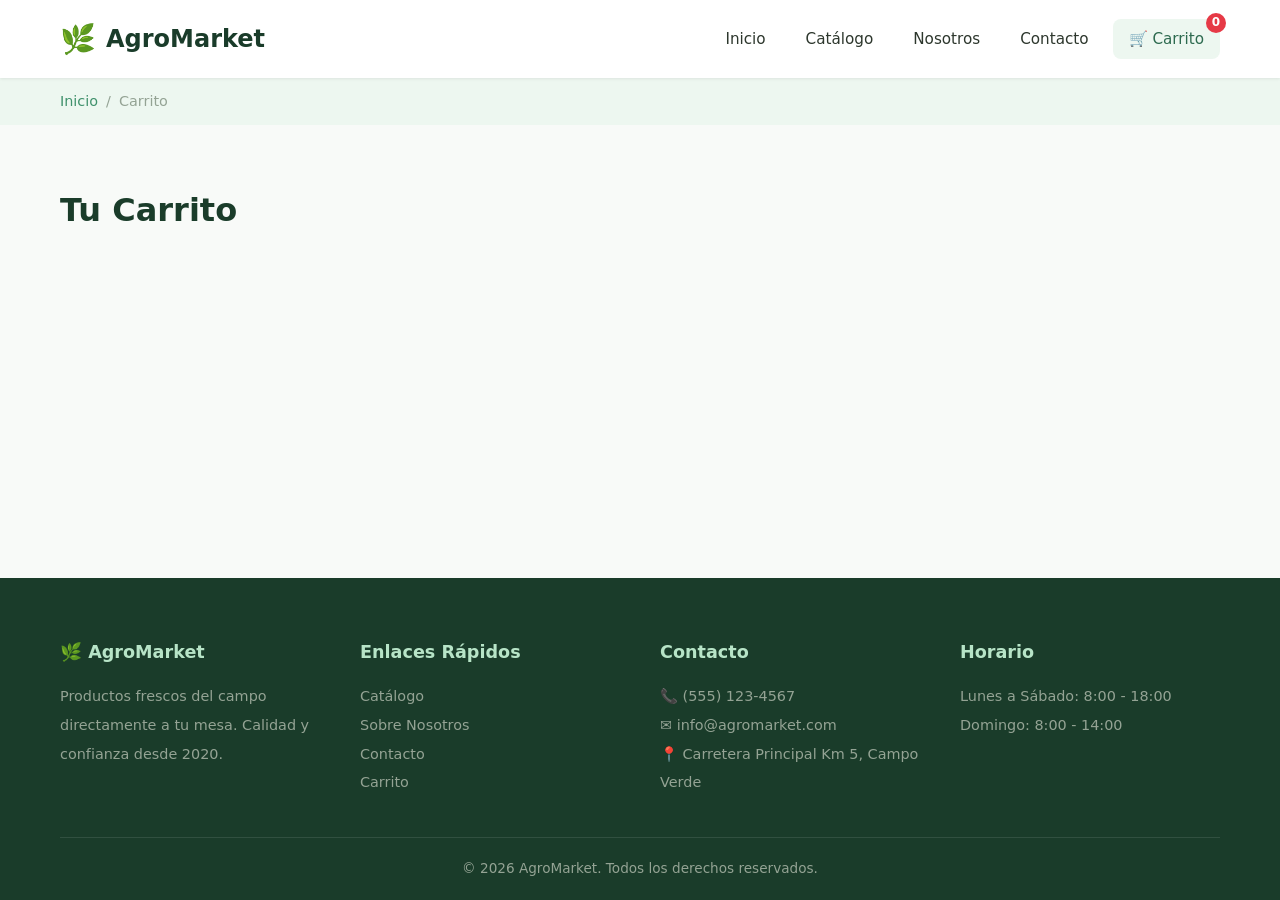
<file: cart.html>
<!DOCTYPE html>
<html lang="es">
<head>
  <meta charset="UTF-8">
  <meta name="viewport" content="width=device-width, initial-scale=1.0">
  <title>Carrito - AgroMarket</title>
  <link rel="stylesheet" href="css/style.css">
</head>
<body>
  <header>
    <div class="container">
      <a href="index.html" class="logo">
        <span class="logo-icon">🌿</span>
        AgroMarket
      </a>
      <button class="hamburger" id="hamburger" aria-label="Menú">☰</button>
      <nav>
        <ul class="nav-links" id="navLinks">
          <li><a href="index.html">Inicio</a></li>
          <li><a href="catalog.html">Catálogo</a></li>
          <li><a href="about.html">Nosotros</a></li>
          <li><a href="contact.html">Contacto</a></li>
          <li>
            <a href="cart.html" class="cart-link active">
              🛒 Carrito
              <span class="cart-badge" id="cartBadge">0</span>
            </a>
          </li>
        </ul>
      </nav>
    </div>
  </header>

  <main>
    <div class="breadcrumb">
      <div class="container">
        <a href="index.html">Inicio</a>
        <span>/</span>
        <span>Carrito</span>
      </div>
    </div>

    <section class="cart-page" id="cartPage">
      <div class="container">
        <h1>Tu Carrito</h1>
        <div id="cartContent"></div>
      </div>
    </section>
  </main>

  <footer>
    <div class="container">
      <div class="footer-grid">
        <div class="footer-col">
          <h4>🌿 AgroMarket</h4>
          <p>Productos frescos del campo directamente a tu mesa. Calidad y confianza desde 2020.</p>
        </div>
        <div class="footer-col">
          <h4>Enlaces Rápidos</h4>
          <a href="catalog.html">Catálogo</a><br>
          <a href="about.html">Sobre Nosotros</a><br>
          <a href="contact.html">Contacto</a><br>
          <a href="cart.html">Carrito</a>
        </div>
        <div class="footer-col">
          <h4>Contacto</h4>
          <p>📞 (555) 123-4567</p>
          <p>✉️ info@agromarket.com</p>
          <p>📍 Carretera Principal Km 5, Campo Verde</p>
        </div>
        <div class="footer-col">
          <h4>Horario</h4>
          <p>Lunes a Sábado: 8:00 - 18:00</p>
          <p>Domingo: 8:00 - 14:00</p>
        </div>
      </div>
      <div class="footer-bottom">
        <p>&copy; 2026 AgroMarket. Todos los derechos reservados.</p>
      </div>
    </div>
  </footer>

  <div class="notification" id="notification"></div>

  <script src="js/products.js"></script>
  <script src="js/cart.js"></script>
  <script src="js/main.js"></script>
</body>
</html>
</file>
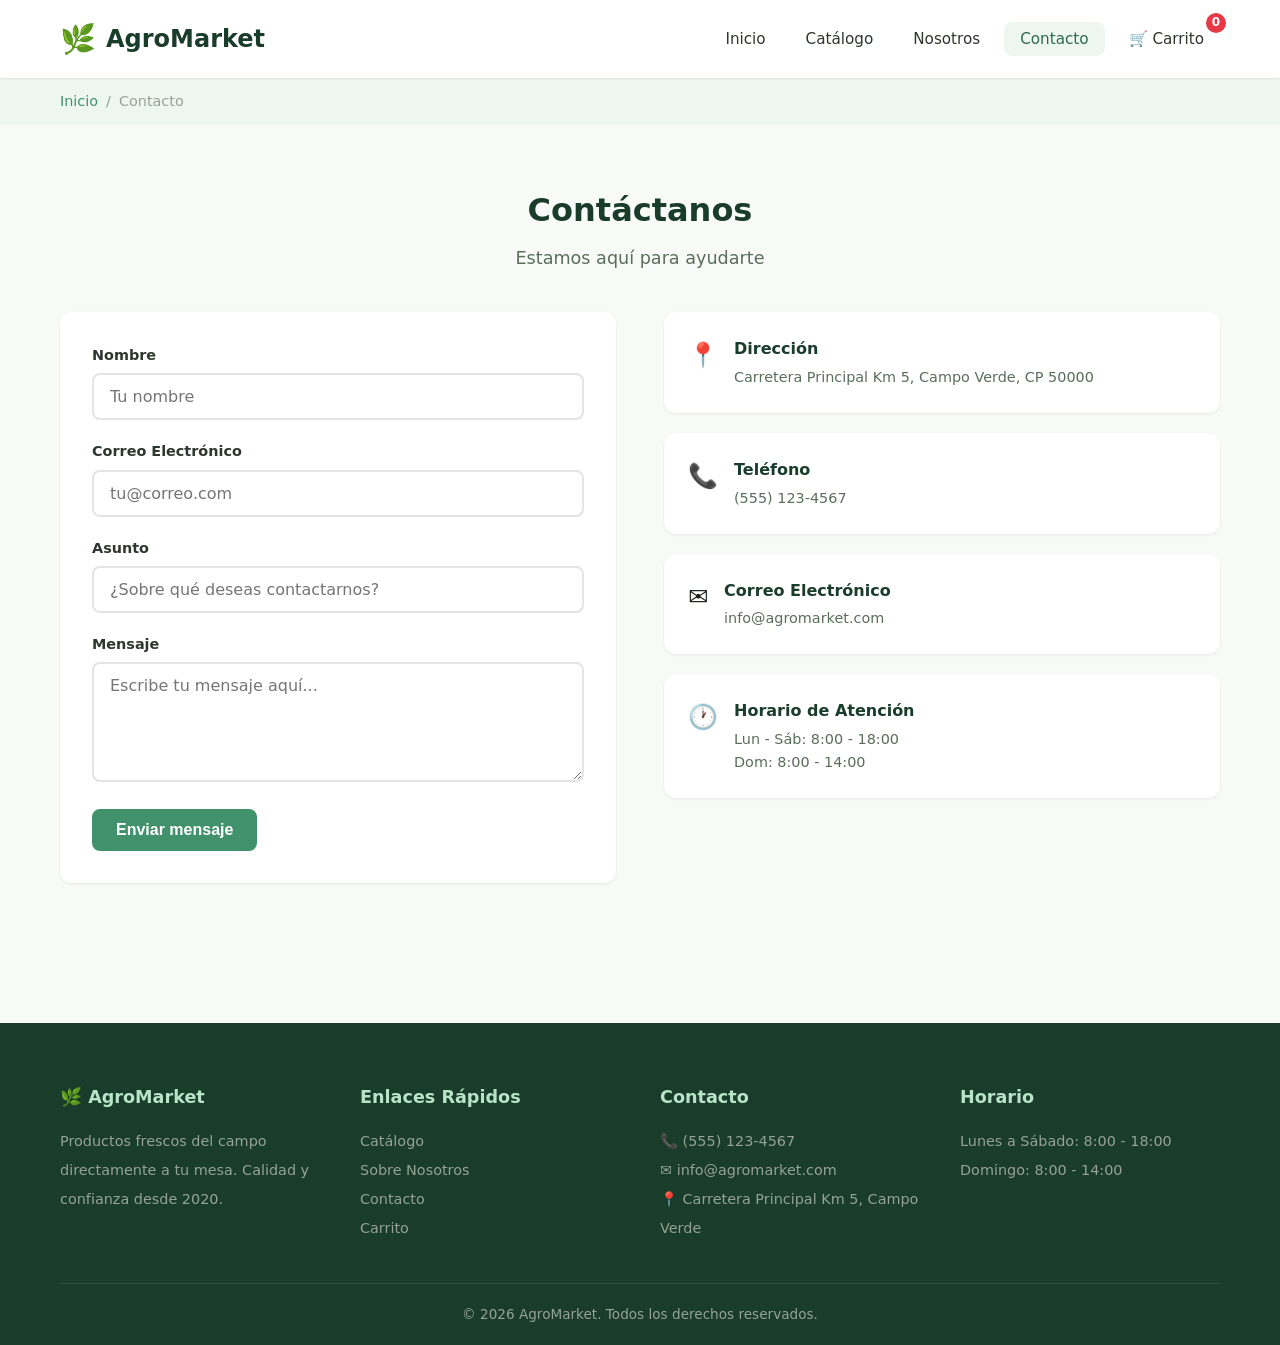
<file: contact.html>
<!DOCTYPE html>
<html lang="es">
<head>
  <meta charset="UTF-8">
  <meta name="viewport" content="width=device-width, initial-scale=1.0">
  <title>Contacto - AgroMarket</title>
  <link rel="stylesheet" href="css/style.css">
</head>
<body>
  <header>
    <div class="container">
      <a href="index.html" class="logo">
        <span class="logo-icon">🌿</span>
        AgroMarket
      </a>
      <button class="hamburger" id="hamburger" aria-label="Menú">☰</button>
      <nav>
        <ul class="nav-links" id="navLinks">
          <li><a href="index.html">Inicio</a></li>
          <li><a href="catalog.html">Catálogo</a></li>
          <li><a href="about.html">Nosotros</a></li>
          <li><a href="contact.html" class="active">Contacto</a></li>
          <li>
            <a href="cart.html" class="cart-link">
              🛒 Carrito
              <span class="cart-badge" id="cartBadge">0</span>
            </a>
          </li>
        </ul>
      </nav>
    </div>
  </header>

  <main>
    <div class="breadcrumb">
      <div class="container">
        <a href="index.html">Inicio</a>
        <span>/</span>
        <span>Contacto</span>
      </div>
    </div>

    <section class="contact-page">
      <div class="container">
        <h1>Contáctanos</h1>
        <p class="section-subtitle">Estamos aquí para ayudarte</p>

        <div class="contact-grid">
          <div class="contact-form">
            <div class="form-group">
              <label for="name">Nombre</label>
              <input type="text" id="name" placeholder="Tu nombre">
            </div>
            <div class="form-group">
              <label for="email">Correo Electrónico</label>
              <input type="email" id="email" placeholder="tu@correo.com">
            </div>
            <div class="form-group">
              <label for="subject">Asunto</label>
              <input type="text" id="subject" placeholder="¿Sobre qué deseas contactarnos?">
            </div>
            <div class="form-group">
              <label for="message">Mensaje</label>
              <textarea id="message" placeholder="Escribe tu mensaje aquí..."></textarea>
            </div>
            <button class="btn btn-primary" id="contactSubmit">Enviar mensaje</button>
          </div>

          <div class="contact-info-cards">
            <div class="contact-info-card">
              <div class="info-icon">📍</div>
              <div>
                <h3>Dirección</h3>
                <p>Carretera Principal Km 5, Campo Verde, CP 50000</p>
              </div>
            </div>
            <div class="contact-info-card">
              <div class="info-icon">📞</div>
              <div>
                <h3>Teléfono</h3>
                <p>(555) 123-4567</p>
              </div>
            </div>
            <div class="contact-info-card">
              <div class="info-icon">✉️</div>
              <div>
                <h3>Correo Electrónico</h3>
                <p>info@agromarket.com</p>
              </div>
            </div>
            <div class="contact-info-card">
              <div class="info-icon">🕐</div>
              <div>
                <h3>Horario de Atención</h3>
                <p>Lun - Sáb: 8:00 - 18:00<br>Dom: 8:00 - 14:00</p>
              </div>
            </div>
          </div>
        </div>
      </div>
    </section>
  </main>

  <footer>
    <div class="container">
      <div class="footer-grid">
        <div class="footer-col">
          <h4>🌿 AgroMarket</h4>
          <p>Productos frescos del campo directamente a tu mesa. Calidad y confianza desde 2020.</p>
        </div>
        <div class="footer-col">
          <h4>Enlaces Rápidos</h4>
          <a href="catalog.html">Catálogo</a><br>
          <a href="about.html">Sobre Nosotros</a><br>
          <a href="contact.html">Contacto</a><br>
          <a href="cart.html">Carrito</a>
        </div>
        <div class="footer-col">
          <h4>Contacto</h4>
          <p>📞 (555) 123-4567</p>
          <p>✉️ info@agromarket.com</p>
          <p>📍 Carretera Principal Km 5, Campo Verde</p>
        </div>
        <div class="footer-col">
          <h4>Horario</h4>
          <p>Lunes a Sábado: 8:00 - 18:00</p>
          <p>Domingo: 8:00 - 14:00</p>
        </div>
      </div>
      <div class="footer-bottom">
        <p>&copy; 2026 AgroMarket. Todos los derechos reservados.</p>
      </div>
    </div>
  </footer>

  <div class="notification" id="notification"></div>

  <script src="js/products.js"></script>
  <script src="js/cart.js"></script>
  <script src="js/main.js"></script>
</body>
</html>
</file>
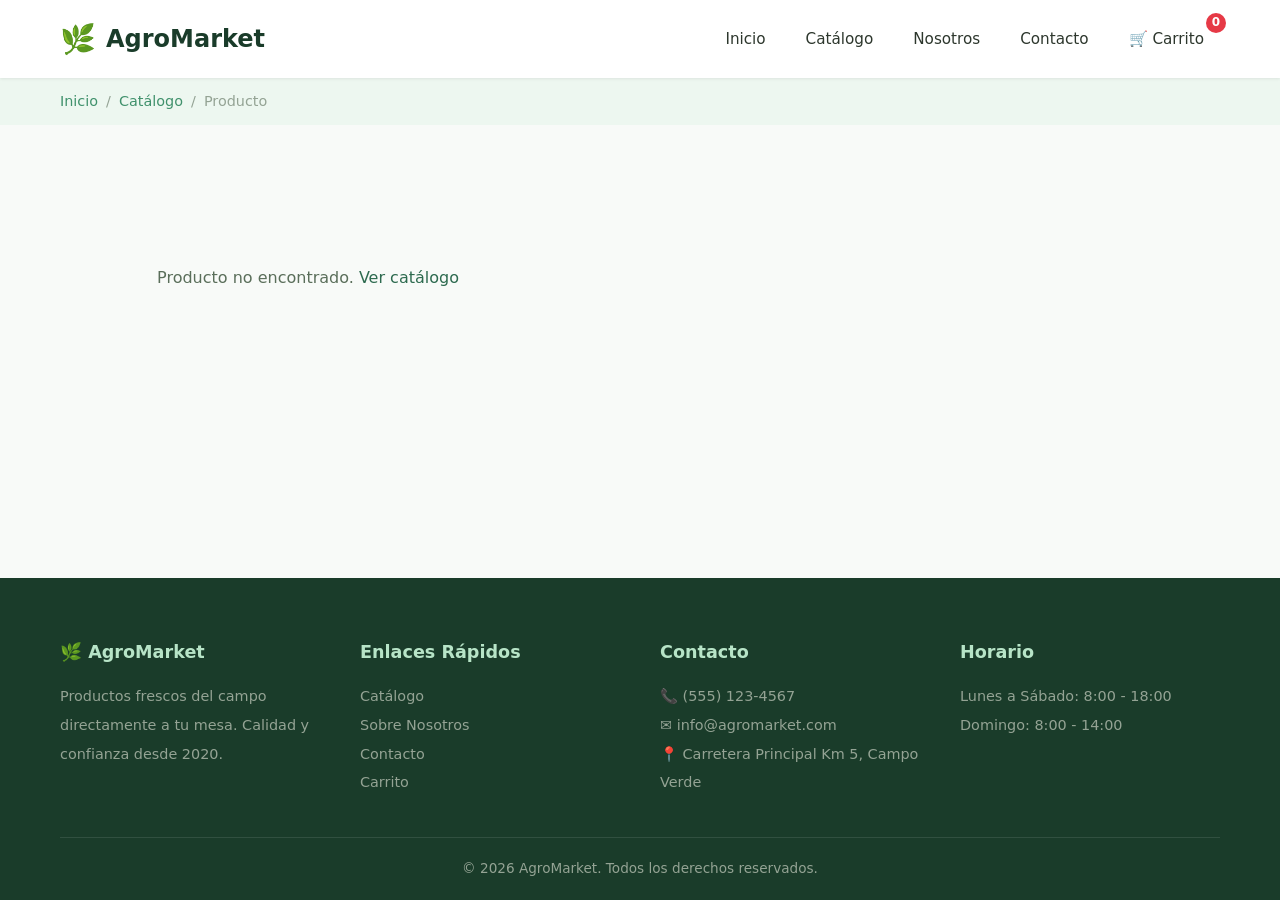
<file: product-detail.html>
<!DOCTYPE html>
<html lang="es">
<head>
  <meta charset="UTF-8">
  <meta name="viewport" content="width=device-width, initial-scale=1.0">
  <title>Detalle del Producto - AgroMarket</title>
  <link rel="stylesheet" href="css/style.css">
</head>
<body>
  <header>
    <div class="container">
      <a href="index.html" class="logo">
        <span class="logo-icon">🌿</span>
        AgroMarket
      </a>
      <button class="hamburger" id="hamburger" aria-label="Menú">☰</button>
      <nav>
        <ul class="nav-links" id="navLinks">
          <li><a href="index.html">Inicio</a></li>
          <li><a href="catalog.html">Catálogo</a></li>
          <li><a href="about.html">Nosotros</a></li>
          <li><a href="contact.html">Contacto</a></li>
          <li>
            <a href="cart.html" class="cart-link">
              🛒 Carrito
              <span class="cart-badge" id="cartBadge">0</span>
            </a>
          </li>
        </ul>
      </nav>
    </div>
  </header>

  <main>
    <div class="breadcrumb">
      <div class="container">
        <a href="index.html">Inicio</a>
        <span>/</span>
        <a href="catalog.html">Catálogo</a>
        <span>/</span>
        <span id="productBreadcrumb">Producto</span>
      </div>
    </div>

    <section class="product-detail" id="productDetail">
      <div class="container" style="display: contents;">
        </div>
    </section>
  </main>

  <footer>
    <div class="container">
      <div class="footer-grid">
        <div class="footer-col">
          <h4>🌿 AgroMarket</h4>
          <p>Productos frescos del campo directamente a tu mesa. Calidad y confianza desde 2020.</p>
        </div>
        <div class="footer-col">
          <h4>Enlaces Rápidos</h4>
          <a href="catalog.html">Catálogo</a><br>
          <a href="about.html">Sobre Nosotros</a><br>
          <a href="contact.html">Contacto</a><br>
          <a href="cart.html">Carrito</a>
        </div>
        <div class="footer-col">
          <h4>Contacto</h4>
          <p>📞 (555) 123-4567</p>
          <p>✉️ info@agromarket.com</p>
          <p>📍 Carretera Principal Km 5, Campo Verde</p>
        </div>
        <div class="footer-col">
          <h4>Horario</h4>
          <p>Lunes a Sábado: 8:00 - 18:00</p>
          <p>Domingo: 8:00 - 14:00</p>
        </div>
      </div>
      <div class="footer-bottom">
        <p>&copy; 2026 AgroMarket. Todos los derechos reservados.</p>
      </div>
    </div>
  </footer>

  <div class="notification" id="notification"></div>

  <script src="js/products.js"></script>
  <script src="js/cart.js"></script>
  <script src="js/main.js"></script>
</body>
</html>
</file>
<file: css/style.css>
:root {
  --green-900: #1a3c2a;
  --green-700: #2d6a4f;
  --green-600: #40916c;
  --green-500: #52b788;
  --green-200: #b7e4c7;
  --green-100: #d8f3dc;
  --green-50: #edf7f0;
  --white: #ffffff;
  --gray-50: #f8faf8;
  --gray-100: #f0f2f0;
  --gray-200: #e2e5e2;
  --gray-400: #94a394;
  --gray-600: #5a6e5a;
  --gray-800: #2d372d;
  --gray-900: #1a211a;
  --red-500: #e63946;
  --red-600: #c1121f;
  --shadow-sm: 0 1px 3px rgba(0, 0, 0, 0.08);
  --shadow-md: 0 4px 12px rgba(0, 0, 0, 0.1);
  --shadow-lg: 0 8px 30px rgba(0, 0, 0, 0.12);
  --radius-sm: 8px;
  --radius-md: 12px;
  --radius-lg: 20px;
  --max-width: 1200px;
  --transition: 0.3s ease;
}

* {
  margin: 0;
  padding: 0;
  box-sizing: border-box;
}

html {
  scroll-behavior: smooth;
}

body {
  font-family: 'Segoe UI', system-ui, -apple-system, sans-serif;
  color: var(--gray-900);
  background: var(--gray-50);
  line-height: 1.6;
  display: flex;
  flex-direction: column;
  min-height: 100vh;
}

main {
  flex: 1;
}

img {
  max-width: 100%;
  height: auto;
  display: block;
}

a {
  color: var(--green-700);
  text-decoration: none;
  transition: color var(--transition);
}

a:hover {
  color: var(--green-600);
}

.container {
  width: 100%;
  max-width: var(--max-width);
  margin: 0 auto;
  padding: 0 20px;
}

.btn {
  display: inline-flex;
  align-items: center;
  justify-content: center;
  gap: 8px;
  padding: 12px 24px;
  border: none;
  border-radius: var(--radius-sm);
  font-size: 1rem;
  font-weight: 600;
  cursor: pointer;
  transition: all var(--transition);
  text-decoration: none;
}

.btn-primary {
  background: var(--green-600);
  color: var(--white);
}

.btn-primary:hover {
  background: var(--green-700);
  transform: translateY(-1px);
  box-shadow: var(--shadow-md);
}

.btn-secondary {
  background: var(--green-100);
  color: var(--green-700);
}

.btn-secondary:hover {
  background: var(--green-200);
}

.btn-outline {
  background: transparent;
  color: var(--green-700);
  border: 2px solid var(--green-500);
}

.btn-outline:hover {
  background: var(--green-500);
  color: var(--white);
}

.btn-danger {
  background: var(--red-500);
  color: var(--white);
}

.btn-danger:hover {
  background: var(--red-600);
}

.btn-sm {
  padding: 8px 16px;
  font-size: 0.875rem;
}

.section-title {
  font-size: 2rem;
  color: var(--green-900);
  margin-bottom: 8px;
  text-align: center;
}

.section-subtitle {
  font-size: 1.1rem;
  color: var(--gray-600);
  text-align: center;
  margin-bottom: 40px;
}

.section-padding {
  padding: 80px 0;
}

header {
  background: var(--white);
  box-shadow: var(--shadow-sm);
  position: sticky;
  top: 0;
  z-index: 100;
}

header .container {
  display: flex;
  align-items: center;
  justify-content: space-between;
  padding-top: 16px;
  padding-bottom: 16px;
}

.logo {
  display: flex;
  align-items: center;
  gap: 10px;
  font-size: 1.5rem;
  font-weight: 700;
  color: var(--green-900);
  text-decoration: none;
}

.logo-icon {
  font-size: 1.8rem;
}

.nav-links {
  display: flex;
  align-items: center;
  gap: 8px;
  list-style: none;
}

.nav-links a {
  padding: 8px 16px;
  border-radius: var(--radius-sm);
  color: var(--gray-800);
  font-weight: 500;
  font-size: 0.95rem;
}

.nav-links a:hover,
.nav-links a.active {
  background: var(--green-50);
  color: var(--green-700);
}

.cart-link {
  position: relative;
  display: flex;
  align-items: center;
  gap: 4px;
}

.cart-badge {
  background: var(--red-500);
  color: var(--white);
  font-size: 0.75rem;
  font-weight: 700;
  width: 20px;
  height: 20px;
  border-radius: 50%;
  display: flex;
  align-items: center;
  justify-content: center;
  position: absolute;
  top: -6px;
  right: -6px;
}

.hamburger {
  display: none;
  background: none;
  border: none;
  font-size: 1.5rem;
  cursor: pointer;
  color: var(--gray-800);
  padding: 4px;
}

.hero {
  background: linear-gradient(135deg, var(--green-900) 0%, var(--green-700) 50%, var(--green-600) 100%);
  color: var(--white);
  padding: 100px 0;
  text-align: center;
}

.hero h1 {
  font-size: 3rem;
  font-weight: 800;
  margin-bottom: 16px;
  line-height: 1.2;
}

.hero p {
  font-size: 1.2rem;
  opacity: 0.9;
  max-width: 600px;
  margin: 0 auto 32px;
}

.hero .btn {
  font-size: 1.1rem;
  padding: 16px 32px;
}

.hero .btn-primary {
  background: var(--white);
  color: var(--green-700);
}

.hero .btn-primary:hover {
  background: var(--green-100);
}

.features {
  display: grid;
  grid-template-columns: repeat(auto-fit, minmax(250px, 1fr));
  gap: 24px;
  margin-top: -50px;
  position: relative;
  z-index: 1;
}

.feature-card {
  background: var(--white);
  padding: 32px;
  border-radius: var(--radius-md);
  box-shadow: var(--shadow-md);
  text-align: center;
}

.feature-icon {
  font-size: 2.5rem;
  margin-bottom: 16px;
}

.feature-card h3 {
  color: var(--green-900);
  margin-bottom: 8px;
}

.feature-card p {
  color: var(--gray-600);
  font-size: 0.95rem;
}

.products-grid {
  display: grid;
  grid-template-columns: repeat(auto-fill, minmax(270px, 1fr));
  gap: 24px;
}

.product-card {
  background: var(--white);
  border-radius: var(--radius-md);
  overflow: hidden;
  box-shadow: var(--shadow-sm);
  transition: all var(--transition);
}

.product-card:hover {
  transform: translateY(-4px);
  box-shadow: var(--shadow-lg);
}

.product-card img {
  width: 100%;
  height: 200px;
  object-fit: cover;
}

.product-info {
  padding: 20px;
}

.product-info .category-tag {
  display: inline-block;
  background: var(--green-100);
  color: var(--green-700);
  font-size: 0.8rem;
  font-weight: 600;
  padding: 4px 12px;
  border-radius: 20px;
  margin-bottom: 8px;
  text-transform: capitalize;
}

.product-info h3 {
  font-size: 1.15rem;
  color: var(--green-900);
  margin-bottom: 4px;
}

.product-info .price {
  font-size: 1.3rem;
  font-weight: 700;
  color: var(--green-600);
}

.product-info .unit {
  color: var(--gray-600);
  font-size: 0.85rem;
}

.product-info .description {
  color: var(--gray-600);
  font-size: 0.9rem;
  margin: 8px 0 16px;
  display: -webkit-box;
  -webkit-line-clamp: 2;
  -webkit-box-orient: vertical;
  overflow: hidden;
}

.product-info .btn {
  width: 100%;
}

footer {
  background: var(--green-900);
  color: var(--white);
  padding: 60px 0 20px;
  margin-top: 80px;
}

.footer-grid {
  display: grid;
  grid-template-columns: repeat(auto-fit, minmax(200px, 1fr));
  gap: 40px;
  margin-bottom: 40px;
}

.footer-col h4 {
  color: var(--green-200);
  margin-bottom: 16px;
  font-size: 1.1rem;
}

.footer-col p,
.footer-col a {
  color: var(--gray-400);
  font-size: 0.9rem;
  line-height: 2;
}

.footer-col a:hover {
  color: var(--green-200);
}

.footer-bottom {
  border-top: 1px solid rgba(255, 255, 255, 0.1);
  padding-top: 20px;
  text-align: center;
  color: var(--gray-400);
  font-size: 0.85rem;
}

.breadcrumb {
  background: var(--green-50);
  padding: 12px 0;
}

.breadcrumb .container {
  display: flex;
  gap: 8px;
  font-size: 0.9rem;
  color: var(--gray-600);
}

.breadcrumb a {
  color: var(--green-600);
}

.breadcrumb span {
  color: var(--gray-400);
}

.search-bar {
  display: flex;
  gap: 12px;
  max-width: 600px;
  margin: 0 auto 40px;
}

.search-bar input {
  flex: 1;
  padding: 14px 20px;
  border: 2px solid var(--gray-200);
  border-radius: var(--radius-sm);
  font-size: 1rem;
  outline: none;
  transition: border-color var(--transition);
}

.search-bar input:focus {
  border-color: var(--green-500);
}

.category-filters {
  display: flex;
  flex-wrap: wrap;
  gap: 8px;
  justify-content: center;
  margin-bottom: 32px;
}

.category-btn {
  padding: 8px 20px;
  border: 2px solid var(--gray-200);
  border-radius: 20px;
  background: var(--white);
  color: var(--gray-800);
  font-size: 0.9rem;
  font-weight: 500;
  cursor: pointer;
  transition: all var(--transition);
  text-transform: capitalize;
}

.category-btn:hover {
  border-color: var(--green-500);
  color: var(--green-700);
}

.category-btn.active {
  background: var(--green-600);
  border-color: var(--green-600);
  color: var(--white);
}

.product-detail {
  display: grid;
  grid-template-columns: 1fr 1fr;
  gap: 48px;
  padding: 60px 0;
  align-items: start;
}

.product-detail img {
  width: 100%;
  border-radius: var(--radius-md);
  box-shadow: var(--shadow-md);
}

.product-detail .product-info-detailed h1 {
  font-size: 2rem;
  color: var(--green-900);
  margin-bottom: 8px;
}

.product-detail .price-large {
  font-size: 2rem;
  font-weight: 700;
  color: var(--green-600);
  margin-bottom: 16px;
}

.product-detail .description-large {
  color: var(--gray-600);
  line-height: 1.8;
  margin-bottom: 24px;
}

.product-detail .meta {
  display: flex;
  gap: 24px;
  margin-bottom: 24px;
  color: var(--gray-600);
  font-size: 0.95rem;
}

.product-detail .meta span {
  display: flex;
  align-items: center;
  gap: 4px;
}

.cart-page {
  padding: 60px 0;
}

.cart-page h1 {
  font-size: 2rem;
  color: var(--green-900);
  margin-bottom: 32px;
}

.cart-empty {
  text-align: center;
  padding: 80px 0;
}

.cart-empty .empty-icon {
  font-size: 4rem;
  margin-bottom: 16px;
}

.cart-empty h2 {
  color: var(--green-900);
  margin-bottom: 8px;
}

.cart-empty p {
  color: var(--gray-600);
  margin-bottom: 24px;
}

.cart-items {
  display: flex;
  flex-direction: column;
  gap: 16px;
}

.cart-item {
  display: grid;
  grid-template-columns: 100px 1fr auto auto auto;
  gap: 20px;
  align-items: center;
  background: var(--white);
  padding: 20px;
  border-radius: var(--radius-md);
  box-shadow: var(--shadow-sm);
}

.cart-item img {
  width: 100px;
  height: 70px;
  object-fit: cover;
  border-radius: var(--radius-sm);
}

.cart-item h4 {
  color: var(--green-900);
}

.cart-item .cart-item-price {
  color: var(--green-600);
  font-weight: 600;
}

.cart-item .quantity-controls {
  display: flex;
  align-items: center;
  gap: 8px;
}

.cart-item .quantity-controls button {
  width: 32px;
  height: 32px;
  border: 1px solid var(--gray-200);
  border-radius: 50%;
  background: var(--white);
  cursor: pointer;
  font-size: 1rem;
  display: flex;
  align-items: center;
  justify-content: center;
  transition: all var(--transition);
}

.cart-item .quantity-controls button:hover {
  background: var(--green-50);
  border-color: var(--green-500);
}

.cart-item .quantity-controls span {
  font-weight: 600;
  min-width: 24px;
  text-align: center;
}

.cart-item .remove-btn {
  background: none;
  border: none;
  color: var(--red-500);
  cursor: pointer;
  font-size: 1.2rem;
  padding: 4px;
}

.cart-summary {
  margin-top: 32px;
  background: var(--white);
  padding: 32px;
  border-radius: var(--radius-md);
  box-shadow: var(--shadow-sm);
  max-width: 400px;
  margin-left: auto;
}

.cart-summary h3 {
  color: var(--green-900);
  margin-bottom: 16px;
}

.cart-summary .summary-row {
  display: flex;
  justify-content: space-between;
  padding: 8px 0;
  color: var(--gray-600);
}

.cart-summary .summary-row.total {
  border-top: 2px solid var(--gray-200);
  margin-top: 8px;
  padding-top: 16px;
  font-size: 1.2rem;
  font-weight: 700;
  color: var(--green-900);
}

.cart-summary .btn {
  width: 100%;
  margin-top: 16px;
}

.about-content {
  display: grid;
  grid-template-columns: 1fr 1fr;
  gap: 48px;
  align-items: center;
  padding: 60px 0;
}

.about-content img {
  width: 100%;
  border-radius: var(--radius-md);
  box-shadow: var(--shadow-md);
}

.about-text h1 {
  font-size: 2rem;
  color: var(--green-900);
  margin-bottom: 16px;
}

.about-text p {
  color: var(--gray-600);
  margin-bottom: 16px;
  line-height: 1.8;
}

.about-values {
  display: grid;
  grid-template-columns: repeat(auto-fit, minmax(200px, 1fr));
  gap: 24px;
  margin-top: 40px;
}

.value-item {
  text-align: center;
  padding: 24px;
  background: var(--white);
  border-radius: var(--radius-md);
  box-shadow: var(--shadow-sm);
}

.value-item .value-icon {
  font-size: 2rem;
  margin-bottom: 12px;
}

.value-item h3 {
  color: var(--green-900);
  margin-bottom: 8px;
  font-size: 1rem;
}

.value-item p {
  color: var(--gray-600);
  font-size: 0.9rem;
}

.contact-page {
  padding: 60px 0;
}

.contact-page h1 {
  font-size: 2rem;
  color: var(--green-900);
  margin-bottom: 8px;
  text-align: center;
}

.contact-grid {
  display: grid;
  grid-template-columns: 1fr 1fr;
  gap: 48px;
  margin-top: 40px;
}

.contact-form {
  background: var(--white);
  padding: 32px;
  border-radius: var(--radius-md);
  box-shadow: var(--shadow-sm);
}

.contact-form .form-group {
  margin-bottom: 20px;
}

.contact-form label {
  display: block;
  font-weight: 600;
  color: var(--gray-800);
  margin-bottom: 6px;
  font-size: 0.9rem;
}

.contact-form input,
.contact-form textarea {
  width: 100%;
  padding: 12px 16px;
  border: 2px solid var(--gray-200);
  border-radius: var(--radius-sm);
  font-size: 1rem;
  font-family: inherit;
  outline: none;
  transition: border-color var(--transition);
}

.contact-form input:focus,
.contact-form textarea:focus {
  border-color: var(--green-500);
}

.contact-form textarea {
  min-height: 120px;
  resize: vertical;
}

.contact-info-cards {
  display: flex;
  flex-direction: column;
  gap: 20px;
}

.contact-info-card {
  display: flex;
  align-items: start;
  gap: 16px;
  background: var(--white);
  padding: 24px;
  border-radius: var(--radius-md);
  box-shadow: var(--shadow-sm);
}

.contact-info-card .info-icon {
  font-size: 1.5rem;
  flex-shrink: 0;
}

.contact-info-card h3 {
  font-size: 1rem;
  color: var(--green-900);
  margin-bottom: 4px;
}

.contact-info-card p {
  color: var(--gray-600);
  font-size: 0.9rem;
}

.notification {
  position: fixed;
  bottom: 24px;
  right: 24px;
  background: var(--green-700);
  color: var(--white);
  padding: 16px 24px;
  border-radius: var(--radius-sm);
  box-shadow: var(--shadow-lg);
  transform: translateY(100px);
  opacity: 0;
  transition: all 0.4s ease;
  z-index: 200;
}

.notification.show {
  transform: translateY(0);
  opacity: 1;
}

@media (max-width: 768px) {
  .hamburger {
    display: block;
  }

  .nav-links {
    display: none;
    position: absolute;
    top: 100%;
    left: 0;
    right: 0;
    background: var(--white);
    flex-direction: column;
    padding: 20px;
    box-shadow: var(--shadow-md);
    gap: 4px;
  }

  .nav-links.open {
    display: flex;
  }

  .nav-links a {
    width: 100%;
    padding: 12px 16px;
  }

  .hero {
    padding: 60px 0;
  }

  .hero h1 {
    font-size: 2rem;
  }

  .hero p {
    font-size: 1rem;
  }

  .product-detail {
    grid-template-columns: 1fr;
    gap: 24px;
  }

  .about-content {
    grid-template-columns: 1fr;
  }

  .contact-grid {
    grid-template-columns: 1fr;
  }

  .cart-item {
    grid-template-columns: 80px 1fr;
    gap: 12px;
  }

  .cart-item .remove-btn {
    grid-column: 2;
    justify-self: end;
  }

  .section-padding {
    padding: 40px 0;
  }

  .features {
    margin-top: -30px;
  }

  .cart-summary {
    max-width: 100%;
  }
}

@media (max-width: 480px) {
  .container {
    padding: 0 16px;
  }

  .products-grid {
    grid-template-columns: 1fr;
  }

  .hero h1 {
    font-size: 1.6rem;
  }
}
</file>
